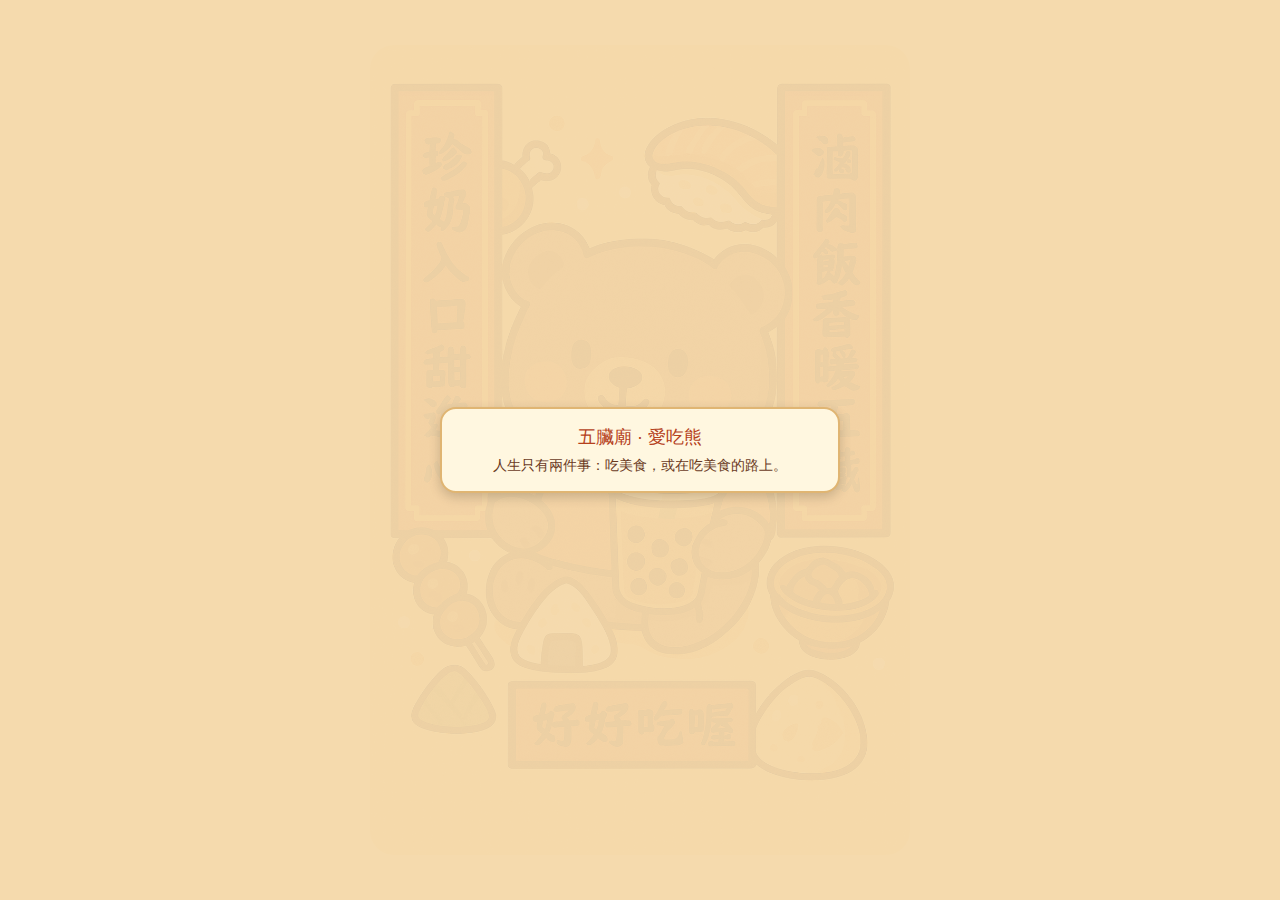
<file: index.html>
<!DOCTYPE html>
<html lang="zh-Hant">
<head>
  <link rel="manifest" href="manifest.webmanifest">

<!-- iOS Safari 比較囉嗦，要再加一個圖示（用 192 或 512 任一張即可） -->
<link rel="apple-touch-icon" href="icons/icon-512.png">

<meta name="theme-color" content="#f4a63a">
  <meta charset="UTF-8" />
  <meta name="viewport" content="width=device-width, initial-scale=1" />
  <title>五臟廟-愛吃熊</title>
  <link rel="stylesheet" href="style.css" />
</head>

<body>
  <!-- 啟動畫面 / Loading 畫面 -->
<div id="loading-screen">
  <img src="images/bear-loading-couplet.png" alt="愛吃熊啟動畫面">
</div>

<!-- 讀取畫面 -->
<div id="loadingScreen" class="loading">
  <div class="loading-box">
    <div class="loading-title">五臟廟 · 愛吃熊</div>
    <div class="loading-text">人生只有兩件事：吃美食，或在吃美食的路上。</div>
  </div>
</div>

<div class="app">

  <!-- 標題區 -->
  <header class="header">
    <div class="title">愛吃熊美食占卜</div>
    <div class="subtitle">不是正在吃美食，就是在吃美食的路上</div>
  </header>

  <!-- 五臟廟主視覺（純 CSS） -->
  <section class="temple-wrapper">
    <div class="temple-frame">
      <div class="temple-roof"></div>
      <div class="temple-inner">
        <div class="temple-couplet left">珍奶入口甜進心</div>

        <div class="temple-god">
          <div class="temple-god-face">🐻</div>
          <div class="temple-god-name">愛吃熊</div>
          <div class="temple-stick-box">籤筒</div>
        </div>

        <div class="temple-couplet right">滷肉飯香暖五臟</div>
      </div>
      <div class="temple-footer">
        <span>開運開吃</span>
      </div>
    </div>
  </section>

  <!-- 搖籤筒動畫區（擲筊時） -->
  <section id="shakeArea" class="shake-area hidden">
    <div id="shakeSvgContainer"></div>
  </section>

  <!-- 狀態文字 -->
  <p id="statusText" class="status-text">
    請先擲筊，一次聖筊就可以抽籤（聖筊機率 90%）
  </p>

  <!-- 主要按鈕 -->
  <button id="boBtn" class="main-btn">擲筊</button>
  <button id="drawBtn" class="main-btn hidden">抽籤</button>

  <!-- 當前詩籤卡片（可點開彈窗） -->
  <section id="currentLotCard" class="lot-card hidden"></section>

  <!-- 下方面板 -->
  <section class="panel">
    <div class="row">
      <div class="box">
        <div>功德值</div>
        <div id="merit" class="big-num">0</div>
      </div>
      <div class="box">
        <div>光明燈</div>
        <div id="lightStatus" class="light-status">尚未點燈</div>
        <button id="lightBtn" class="small-btn disabled">
          功德滿 30 可點燈
        </button>
      </div>
    </div>

    <div class="row row-single">
      <button id="offerBtn" class="small-btn full disabled">
        上供品給愛吃熊（消耗 5 功德）
      </button>
    </div>

    <div class="row row-double">
      <button id="historyBtn" class="small-btn full">
        📘 抽籤紀錄 & 功德無量匾額
      </button>
    </div>

    <div class="row row-double">
      <a class="small-btn full" href="https://instagram.com/luckygbear"
         target="_blank" rel="noopener noreferrer">
        📸 追蹤愛吃熊 IG @luckygbear
      </a>
    </div>

    <div class="row row-single">
      <button id="resetBtn" class="danger-btn full">
        清空所有紀錄
      </button>
    </div>
  </section>

</div>

<!-- 詩籤彈窗 -->
<div id="lotModal" class="modal hidden"
     onclick="if (event.target === this) window.closeAllModals && window.closeAllModals();">
  <div class="modal-content">
    <div id="lotText"></div>
    <button id="closeLot" class="close-btn"
            onclick="window.closeAllModals && window.closeAllModals();">
      關閉
    </button>
  </div>
</div>

<!-- 抽籤 & 功德紀錄彈窗 -->
<div id="historyModal" class="modal hidden"
     onclick="if (event.target === this) window.closeAllModals && window.closeAllModals();">
  <div class="modal-content">
    <div id="historyList"></div>
    <button id="closeHistory" class="close-btn"
            onclick="window.closeAllModals && window.closeAllModals();">
      關閉
    </button>
  </div>
</div>

<script src="script.js"></script>
</body>
</html>
</file>
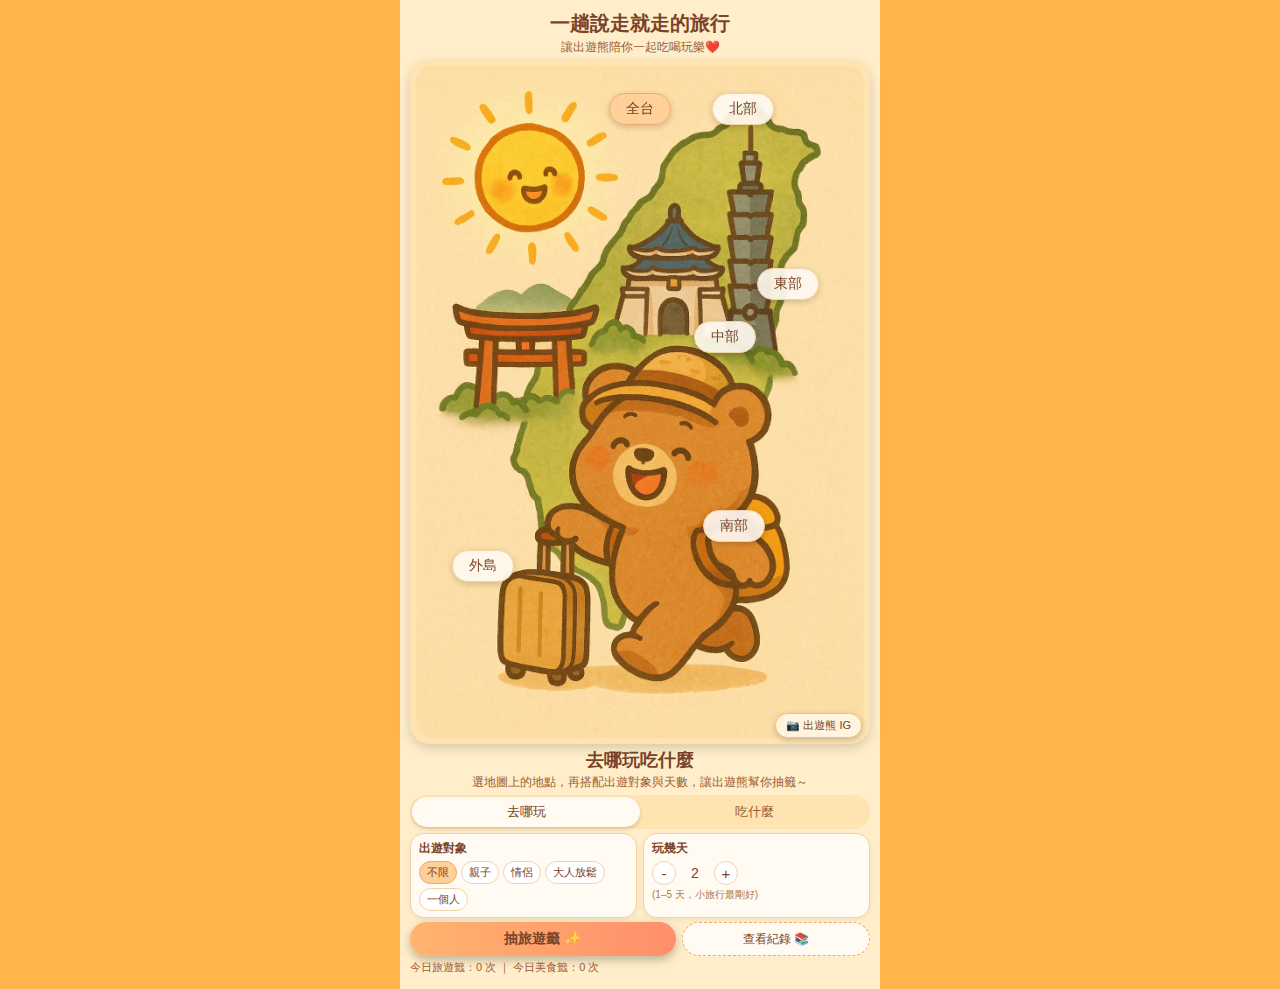
<file: travel.html>
<!DOCTYPE html>
<html lang="zh-Hant">
<head>
  <meta charset="UTF-8">
    <link rel="manifest" href="./travel-manifest.webmanifest">
<meta name="theme-color" content="#f4a63a">
  <title>一趟說走就走的旅行～❤️</title>
  <meta name="viewport" content="width=device-width, initial-scale=1" />

  <style>
    /* ========= 基本設定 ========= */
    html, body {
      margin: 0;
      padding: 0;
      height: 100%;
    }
    body {
      background: #ffb54b;
      font-family: "Noto Sans TC", -apple-system, BlinkMacSystemFont, sans-serif;
      overflow-y: auto; /* 需要時可以上下滑動 */
    }
    .app-wrap {
      max-width: 480px;
      min-height: 100vh;
      margin: 0 auto;
      background: #ffeec9;
      padding: 6px 10px 14px;
      box-sizing: border-box;
      display: flex;
      flex-direction: column;
    }

    /* ========= Header ========= */
    .header {
      text-align: center;
      flex-shrink: 0;
    }
    .header h1 {
      margin: 4px 0 0 0;
      font-size: 20px;
      color: #7a4329;
    }
    .header p {
      margin: 2px 0 0 0;
      font-size: 12px;
      color: #9b5b36;
    }

    /* ========= 大圖區 ========= */
    .travel-hero-card {
      margin-top: 4px;
      background: #ffe3b1;
      border-radius: 20px;
      padding: 6px;
      box-shadow: 0 4px 12px rgba(0,0,0,0.16);
      position: relative;
      flex-shrink: 0;
    }
    .travel-hero-img {
      position: relative;
      border-radius: 16px;
      overflow: hidden;
    }
    .travel-hero-img img {
      width: 100%;
      height: auto;      /* 不壓縮、不變形 */
      display: block;
    }

    /* ========= 地區按鈕 ========= */
    .region-chip {
      position: absolute;
      padding: 6px 16px;
      font-size: 14px;
      border-radius: 999px;
      border: 1.5px solid #f5d1a8;
      background: rgba(255, 250, 242, 0.9);
      color: #7a4329;
      cursor: pointer;
      box-shadow: 0 2px 6px rgba(0,0,0,0.18);
      backdrop-filter: blur(2px);
    }
    .region-chip.active {
      background: rgba(255,207,152,0.95);
      border-color: #f0a96b;
    }
    .region-chip:active {
      transform: scale(0.95);
    }

/* ====== 地區按鈕位置微調（新版） ====== */

/* 全台：最頂端中間，與北部平行 */
.chip-all {
  top: 4%;          /* 跟 .chip-north 一樣高 */
  left: 50%;        /* 圖片水平正中間 */
  transform: translateX(-50%);
}

/* 北部：往更上方移，不擋到 101 頂端 */
.chip-north {
  top: 4%;
  right: 20%;
}

/* 中部：維持差不多 */
.chip-central {
  top: 38%;
  right: 24%;
}

/* 南部：維持但微調一點更準 */
.chip-south {
  top: 66%;
  right: 22%;
}

/* 東部：稍微往中間移一點更好看 */
.chip-east {
  top: 30%;
  right: 10%;
}

/* 外島：保持左下角 */
.chip-islands {
  top: 72%;
  left: 8%;
}
    /* ========= IG 按鈕 ========= */
    .ig-btn {
      position: absolute;
      right: 8px;
      bottom: 6px;
      background: #fff5de;
      border: 1.5px solid #f0c57a;
      padding: 4px 10px;
      border-radius: 999px;
      font-size: 11px;
      color: #7a4329;
      text-decoration: none;
      box-shadow: 0 2px 6px rgba(0,0,0,0.2);
    }

    /* ========= 出遊熊小語 ========= */
    .bear-talk-bubble {
      position: absolute;
      top: 6px;
      right: 10px;
      max-width: 60%;
      background: #fffaf2;
      padding: 6px 8px;
      border-radius: 14px;
      border: 1.5px solid #f5d1a8;
      box-shadow: 0 3px 8px rgba(0,0,0,0.25);
      font-size: 12px;
      color: #7a4329;
      display: none;
      z-index: 2;
    }

    /* ========= 次標題 ========= */
    .section-title {
      margin-top: 4px;
      text-align: center;
      flex-shrink: 0;
    }
    .section-title h2 {
      margin: 0;
      font-size: 18px;
      color: #7a4329;
    }
    .section-title p {
      margin: 2px 0 0;
      font-size: 12px;
      color: #9b5b36;
    }

    /* ========= 分頁切換 ========= */
    .tab-row {
      margin-top: 4px;
      display: flex;
      background: #ffe3b1;
      padding: 2px;
      border-radius: 999px;
      flex-shrink: 0;
    }
    .tab-btn {
      flex: 1;
      background: transparent;
      border-radius: 999px;
      border: none;
      font-size: 13px;
      padding: 6px;
      color: #9b5b36;
      cursor: pointer;
    }
    .tab-btn.active {
      background: #fffaf2;
      color: #7a4329;
      box-shadow: 0 2px 4px rgba(0,0,0,0.15);
    }

    /* ========= 出遊對象 + 天數 ========= */
    .options-row {
      margin-top: 4px;
      display: flex;
      gap: 6px;
      flex-shrink: 0;
    }
    .option-block {
      flex: 1;
      background: #fffaf2;
      border-radius: 14px;
      padding: 6px 8px;
      border: 1.5px solid #f5d1a8;
      box-shadow: 0 2px 6px rgba(0,0,0,0.06);
    }
    .option-title {
      font-size: 12px;
      font-weight: bold;
      margin-bottom: 4px;
      color: #7a4329;
    }

    .target-chip-row {
      display: flex;
      flex-wrap: wrap;
      gap: 4px;
    }
    .target-chip {
      padding: 3px 7px;
      border-radius: 999px;
      font-size: 11px;
      background: #fff;
      border: 1.5px solid #f5d1a8;
      color: #7a4329;
      cursor: pointer;
    }
    .target-chip.active {
      background: #ffcf98;
      border-color: #f0a96b;
    }

    .day-row {
      display: flex;
      align-items: center;
      gap: 6px;
    }
    .day-btn {
      width: 24px;
      height: 24px;
      background: #fff;
      border-radius: 50%;
      border: 1.5px solid #f5d1a8;
      cursor: pointer;
      font-size: 15px;
      color: #7a4329;
    }
    .day-value {
      width: 26px;
      text-align: center;
      font-size: 14px;
      color: #7a4329;
    }
    .day-note {
      margin-top: 3px;
      font-size: 10px;
      color: #b07a50;
    }

    /* ========= 抽籤按鈕區 ========= */
    .bottom-area {
      margin-top: 4px;
      flex-shrink: 0;
    }
    .btn-row {
      display: flex;
      gap: 6px;
    }
    .btn-draw {
      flex: 1.3;
      border: none;
      background: linear-gradient(90deg,#ffb46f,#ff8f6b);
      padding: 8px 10px;
      border-radius: 999px;
      font-size: 14px;
      font-weight: bold;
      color: #7a4329;
      cursor: pointer;
      box-shadow: 0 4px 10px rgba(0,0,0,0.25);
    }
    .btn-record {
      flex: 0.9;
      border-radius: 999px;
      border: 1.5px dashed #f0a96b;
      background: #fffaf2;
      padding: 7px 8px;
      font-size: 12px;
      color: #7a4329;
      cursor: pointer;
    }

    .loading {
      margin-top: 4px;
      font-size: 11px;
      color: #9b5b36;
      display: none;
      align-items: center;
      gap: 3px;
    }
    .loading .dot {
      width: 4px;
      height: 4px;
      border-radius: 50%;
      background: #f0a96b;
      animation: blink 0.9s infinite alternate;
    }
    .loading .dot:nth-child(2) { animation-delay: 0.2s; }
    .loading .dot:nth-child(3) { animation-delay: 0.4s; }

    @keyframes blink {
      from { opacity: 0.2; transform: translateY(0); }
      to   { opacity: 1;   transform: translateY(-1px); }
    }

    .today-count {
      margin-top: 4px;
      font-size: 11px;
      color: #9b5b36;
    }

    /* ========= Modal 共用 ========= */
    .modal-backdrop {
      position: fixed;
      inset: 0;
      background: rgba(0,0,0,0.45);
      display: none;
      align-items: center;
      justify-content: center;
      z-index: 998;
    }
    .modal-backdrop.show { display: flex; }

.modal-window {
  width: 88%;
  max-width: 420px;
  max-height: 80vh;
  overflow-y: auto;
  background: #fff7e6;
  border-radius: 18px;
  border: 2px solid #f3c690;
  padding: 12px 16px;
  position: relative;
  z-index: 999; /* ★ 新增這行，讓視窗永遠在最上層 */
}
    .modal-close {
      position: absolute;
      right: 10px;
      top: 6px;
      font-size: 20px;
      background: none;
      border: none;
      cursor: pointer;
      color: #7a4329;
    }

    .modal-meta {
      font-size: 12px;
      color: #b07a50;
      white-space: pre-line;
    }
    .modal-bear {
      margin-top: 6px;
      font-size: 13px;
      color: #7a4329;
      white-space: pre-line;
    }

    .history-empty {
      font-size: 12px;
      color: #9b5b36;
    }
    .history-item {
      padding: 6px 4px;
      border-bottom: 1px dashed #f0c57a;
      cursor: pointer;
    }
    .history-title {
      font-size: 13px;
      color: #7a4329;
    }
    .history-meta {
      font-size: 11px;
      color: #b07a50;
    }
  </style>
  <link rel="manifest" href="manifest-travel.json">
<meta name="theme-color" content="#f4a63a">

<!-- iOS 必吃：主畫面 icon -->
<link rel="apple-touch-icon" sizes="180x180" href="icons/travel-192.png">
<meta name="apple-mobile-web-app-capable" content="yes">
<meta name="apple-mobile-web-app-status-bar-style" content="default">
<meta name="apple-mobile-web-app-title" content="出遊熊">
</head>

<body>
  <div class="app-wrap">

    <header class="header">
      <h1>一趟說走就走的旅行</h1>
      <p>讓出遊熊陪你一起吃喝玩樂❤️</p>
    </header>

    <!-- 大圖 + 地區按鈕 -->
    <section class="travel-hero-card">
      <div class="travel-hero-img">
        <img src="images/travel.png" alt="出遊熊去哪玩">

        <button class="region-chip chip-all active">全台</button>
        <button class="region-chip chip-north">北部</button>
        <button class="region-chip chip-central">中部</button>
        <button class="region-chip chip-south">南部</button>
        <button class="region-chip chip-east">東部</button>
        <button class="region-chip chip-islands">外島</button>
      </div>

      <div class="bear-talk-bubble" id="bearTalk"></div>

      <a href="https://instagram.com/luckygbear" target="_blank" class="ig-btn">
        📷 出遊熊 IG
      </a>
    </section>

    <section class="section-title">
      <h2>去哪玩吃什麼</h2>
      <p>選地圖上的地點，再搭配出遊對象與天數，讓出遊熊幫你抽籤～</p>
    </section>

    <!-- 分頁切換 -->
    <div class="tab-row">
      <button class="tab-btn active" id="tabTravel">去哪玩</button>
      <button class="tab-btn" id="tabFood">吃什麼</button>
    </div>

    <!-- 出遊對象 + 天數 -->
    <div class="options-row">
      <div class="option-block">
        <div class="option-title">出遊對象</div>
        <div class="target-chip-row">
          <button class="target-chip active" data-target="不限">不限</button>
          <button class="target-chip" data-target="親子">親子</button>
          <button class="target-chip" data-target="情侶">情侶</button>
          <button class="target-chip" data-target="大人放鬆">大人放鬆</button>
          <button class="target-chip" data-target="一個人">一個人</button>
        </div>
      </div>

      <div class="option-block">
        <div class="option-title">玩幾天</div>
        <div class="day-row">
          <button class="day-btn" id="dayMinus">-</button>
          <div class="day-value" id="dayValue">2</div>
          <button class="day-btn" id="dayPlus">+</button>
        </div>
        <div class="day-note">(1–5 天，小旅行最剛好)</div>
      </div>
    </div>

    <!-- 抽籤按鈕 -->
    <div class="bottom-area">
      <div class="btn-row">
        <button class="btn-draw" id="btnDraw">抽旅遊籤 ✨</button>
        <button class="btn-record" id="btnHistory">查看紀錄 📚</button>
      </div>

      <div class="loading" id="loading">
        出遊熊幫你抽籤中…
        <div class="dot"></div><div class="dot"></div><div class="dot"></div>
      </div>

      <div class="today-count" id="todayCountText">
        今日旅遊籤：0 次 ｜ 今日美食籤：0 次
      </div>
    </div>

  </div>

  <!-- 抽籤結果 Modal -->
  <div class="modal-backdrop" id="modalResult">
    <div class="modal-window">
      <button class="modal-close" onclick="closeResult()">✕</button>
      <h3 id="modalResultTitle"></h3>
      <p class="modal-meta" id="modalResultMeta"></p>
      <p id="modalResultDesc"></p>
      <p class="modal-meta" id="modalResultExtra"></p>
      <p class="modal-bear" id="modalResultBear"></p>
    </div>
  </div>

  <!-- 紀錄 Modal -->
  <div class="modal-backdrop" id="modalHistory">
    <div class="modal-window">
      <button class="modal-close" onclick="closeHistory()">✕</button>
      <h3>出遊與美食紀錄</h3>
      <p style="font-size:12px;color:#b07a50;margin-bottom:6px;">
        點選一筆紀錄，可以重新查看內容。
      </p>
      <div id="historyList"></div>
    </div>
  </div>

  <!-- ===================== JS ===================== -->
  <script>
    // ========= 出遊熊小語 =========
    const bearTalkList = [
      "出發吧！今天的風景準備好迎接你了～",
      "玩得開心最重要，不用把行程塞滿喔！",
      "心情決定旅行的味道，今天想放鬆還是探險？",
      "保持彈性，常常會遇到意外的美好～",
      "旅行就是給心一個放假的理由 🌿",
      "不一定要走遠，只要願意出發就是旅行。",
      "記得補充水分喔！快樂要持久才行～",
      "今天，就讓出遊熊帶你看看不一樣的世界！"
    ];

    // ========= 資料陣列 =========
    const travelSpots = [];

    /* 北部 */
    travelSpots.push(
      {title:"九份老街｜山城漫步",region:"北部",desc:"復古山城氣氛＋海景，是北部最經典的散步點。",
       suggest:"適合情侶、親子、小旅行。建議安排 2–3 小時漫步、吃吃喝喝。",
       food:"必吃芋圓、草仔粿、阿柑姨芋粿巧。",bear:"熊熊提醒：九份階梯多～穿好走的鞋子會讓旅程更舒服！"},
      {title:"淡水漁人碼頭｜夕陽散步",region:"北部",desc:"浪漫夕陽＋海風，是放鬆心情的好去處。",
       suggest:"適合散心或情侶約會，建議傍晚前抵達。",
       food:"推薦淡水魚丸、阿給、鐵蛋。",bear:"熊熊提醒：夕陽時間很短，想拍美照記得提早卡位喔！"},
      {title:"陽明山擎天崗｜大草原漫遊",region:"北部",desc:"大片草原＋牛群，超療癒！",
       suggest:"適合親子、朋友放風、輕健行。",
       food:"下山可吃竹子湖海芋小火鍋或士林夜市。",bear:"熊熊提醒：山上溫差大，記得帶外套～"},
      {title:"北海岸 白沙灣｜輕鬆海邊行",region:"北部",desc:"淺灘沙灘＋海浪聲，是放鬆度假的好地方。",
       suggest:"適合親子與情侶，可自帶野餐墊。",
       food:"附近有海鮮熱炒、炸物攤。",bear:"熊熊提醒：防曬一定要擦，不然會變熊熊烤肉！"},
      {title:"信義區101周邊｜逛街＋美食",region:"北部",desc:"最熱鬧的台北地區，購物、美食、展覽一站完成。",
       suggest:"適合下雨天備案、想輕鬆逛街的旅客。",
       food:"推薦金色三麥、杏子豬排、藍瓶咖啡。",bear:"熊熊提醒：假日人潮多，建議避開尖峰喔～"},
      {title:"平溪放天燈｜幸福小旅行",region:"北部",desc:"山谷鐵道、老街與天燈，是許願的好地方。",
       suggest:"建議搭配菁桐、十分瀑布一日遊。",
       food:"老街小吃：米粉湯、雞翅包飯。",bear:"熊熊提醒：放天燈時記得拍照，不然願望會飛太快！"},
      {title:"金瓜石 黃金博物館",region:"北部",desc:"濃濃日式宿舍群、山城色調與金礦文化。",
       suggest:"適合文青與拍照控。",
       food:"建議搭配九份老街美食。",bear:"熊熊提醒：天氣變化大，下雨時階梯會濕滑要小心！"},
      {title:"野柳地質公園",region:"北部",desc:"自然雕刻的奇岩景觀，女王頭必看！",
       suggest:"適合親子＋地球科學興趣的人。",
       food:"野柳漁港海鮮。",bear:"熊熊提醒：風很大，要顧好帽子不然會飛走變風箏熊！"},
      {title:"宜蘭 礁溪溫泉",region:"北部",desc:"全台最好泡的平價溫泉之一，CP值非常高。",
       suggest:"適合放鬆行程，冬天最佳選擇。",
       food:"蔥油餅、卜肉、豆花。",bear:"熊熊提醒：泡湯後喝點水，補充一下水份才健康～"},
      {title:"基隆 正濱漁港 彩色屋",region:"北部",desc:"彩色港灣超好拍，是近年人氣景點。",
       suggest:"搭船或散步都很療癒。",
       food:"廟口夜市、豆干包、奶油螃蟹。",bear:"熊熊提醒：晴天拍照最美，陰天會稍微灰一些喔～"}
    );

    /* 中部 */
    travelSpots.push(
      {title:"台中歌劇院｜建築美學散步",region:"中部",desc:"世界級建築，由伊東豊雄設計，流線外觀超好拍。",
       suggest:"適合情侶、文青、展覽控。",food:"附近美食：茶六燒肉、路易莎歌劇院店。",
       bear:"熊熊提醒：裡面冷氣很強，記得帶小外套！"},
      {title:"逢甲夜市｜吃到走不動",region:"中部",desc:"台灣最強夜市之一，從頭吃到尾都很精彩。",
       suggest:"適合大人小孩、朋友聚會。",food:"惡魔雞排、起司馬鈴薯、韓式炸雞。",
       bear:"熊熊提醒：不要一開始就吃太快～要留肚子給後面！"},
      {title:"高美濕地｜天空之鏡",region:"中部",desc:"夕陽美到不像話，被稱作台版天空之鏡。",
       suggest:"適合情侶與拍照旅遊。",food:"梧棲老街、海鮮。",
       bear:"熊熊提醒：潮汐影響景色，出發前查一下會更美～"},
      {title:"日月潭｜湖光山色",region:"中部",desc:"台灣最美湖景，搭船看風景超級療癒。",
       suggest:"適合家庭、情侶、一日或兩日遊。",food:"阿婆茶葉蛋、紅茶、竹筒飯。",
       bear:"熊熊提醒：環湖腳踏車很舒服，記得防曬唷～"},
      {title:"清境 農場大草原",region:"中部",desc:"青青草原、綿羊秀、山景超級美。",
       suggest:"適合親子、拍照、小旅行。",food:"雲南特色料理、火鍋。",
       bear:"熊熊提醒：山上較冷，早晚溫差大記得保暖！"},
      {title:"彩虹眷村｜繽紛打卡點",region:"中部",desc:"五彩繽紛的牆面，是台中最可愛的拍照聖地。",
       suggest:"適合短暫停留、拍照、親子散步。",food:"附近西屯美食很多，走幾分鐘就到。",
       bear:"熊熊提醒：牆面請勿碰觸，保留彩虹的美～"},
      {title:"谷關溫泉｜深山秘境",region:"中部",desc:"靜謐山林＋溫泉，放空的最佳地點。",
       suggest:"適合大人放鬆的行程。",food:"白冷冰棒、山產。",
       bear:"熊熊提醒：山路蜿蜒，容易暈車的熊熊們要注意！"},
      {title:"東海藝術街",region:"中部",desc:"文青咖啡店、藝廊、可愛小店的聚集地。",
       suggest:"輕鬆散步半日遊。",food:"珍珠奶茶、義大利麵、甜點店。",
       bear:"熊熊提醒：每家店都超級好拍，記得手機要充飽～"},
      {title:"大甲鎮瀾宮｜媽祖文化巡禮",region:"中部",desc:"台灣重要信仰中心之一，文化濃厚。",
       suggest:"適合文化巡禮或祈福行。",food:"奶油酥餅、芋頭城。",
       bear:"熊熊提醒：假日人潮多，注意小朋友不要走散！"},
      {title:"台中港三井 OUTLET",region:"中部",desc:"海景摩天輪＋購物，一次滿足。",
       suggest:"適合家庭、下雨天的備案。",food:"壽司、火鍋、拉麵等百貨餐廳。",
       bear:"熊熊提醒：摩天輪晚上更漂亮喔～"}
    );

    /* 南部 */
    travelSpots.push(
      {title:"高雄 駁二藝術特區",region:"南部",desc:"文青氣息濃厚的港邊藝術園區，適合散步、拍照與看展。",
       suggest:"適合情侶、文青、朋友出遊。",food:"義式餐廳、咖啡店、冰品。",
       bear:"熊熊提醒：展覽票券常常會換，一定要提前查喔～"},
      {title:"高雄 旗津海岸｜海風散步",region:"南部",desc:"搭船到旗津享受沙灘、海岸公園與海鮮小吃。",
       suggest:"適合親子、情侶、小旅行。",food:"旗津海產、炸魷魚、冰淇淋。",
       bear:"熊熊提醒：騎腳踏車環島很好玩，風有時會很大要抓穩～"},
      {title:"台南 安平老街 & 安平樹屋",region:"南部",desc:"百年歷史文化＋巨大榕樹盤根錯節，超特色。",
       suggest:"適合家庭、文青小旅行。",food:"蝦捲、豆花、蝦餅、棺材板。",
       bear:"熊熊提醒：安平附近停車不易，步行區域熱記得帶水！"},
      {title:"台南 孔廟商圈",region:"南部",desc:"文青聚集地，咖啡、美食、老宅、獨立書店一應俱全。",
       suggest:"適合自由行與放鬆散步。",food:"牛肉湯、小卷米粉、青草茶。",
       bear:"熊熊提醒：台南太好吃，不小心會吃太多～記得散步消化！"},
      {title:"台南 四草綠色隧道",region:"南部",desc:"台版亞馬遜，乘船欣賞綠色隧道美景。",
       suggest:"適合親子、情侶、拍照旅遊。",food:"蚵仔炸、魚皮湯。",
       bear:"熊熊提醒：假日票很快賣完，建議提前預約！"},
      {title:"台南 成大榕園",region:"南部",desc:"美麗的校園步道與榕園草地，是放鬆野餐的好地方。",
       suggest:"輕鬆散步或拍照行程。",food:"東寧路周邊美食多多。",
       bear:"熊熊提醒：樹蔭多，很適合午後散步喔！"},
      {title:"屏東 墾丁南灣",region:"南部",desc:"沙灘細、海水藍，是台灣最有度假感的地方。",
       suggest:"適合海邊愛好者、親子戲水、朋友旅行。",food:"海產、烤魷魚、海灘小酒吧。",
       bear:"熊熊提醒：南部太陽很熱情～防曬要更熱情一點！"},
      {title:"墾丁 關山夕陽",region:"南部",desc:"被評為全球最美夕陽之一，黃金時刻超浪漫。",
       suggest:"適合情侶、拍照、放鬆看海。",food:"墾丁大街滷味、冰品、現烤海鮮。",
       bear:"熊熊提醒：夕陽時間很短，提早到才不會錯過！"},
      {title:"小琉球 環島旅遊",region:"南部",desc:"海龜近距離看到！浮潛、潮間帶、環島機車超Chill。",
       suggest:"適合親子、情侶、海島度假。",food:"麻花捲、冰淇淋、海龜餅乾。",
       bear:"熊熊提醒：尊重海龜，不要觸碰喔～"},
      {title:"屏東 大鵬灣大橋",region:"南部",desc:"風景開闊，還有帆船港與濱海步道。",
       suggest:"適合朋友出遊、輕鬆散步。",food:"海鮮、蚵仔餐廳。",
       bear:"熊熊提醒：假日車潮多，可以改騎腳踏車更舒服！"}
    );

    /* 東部 */
    travelSpots.push(
      {title:"花蓮 太魯閣國家公園",region:"東部",desc:"峽谷地形壯麗震撼，是台灣最美景之一。",
       suggest:"適合健行、自然系旅遊。",food:"花蓮扁食、炸彈蔥油餅。",
       bear:"熊熊提醒：有些步道需申請入園，記得查看官網喔！"},
      {title:"花蓮 七星潭",region:"東部",desc:"壯闊海岸線＋礫石海灘，超療癒！",
       suggest:"適合散心、拍照、看海放空。",food:"海鹽冰淇淋、麻糬坊。",
       bear:"熊熊提醒：海邊風大，帽子容易飛走喔～"},
      {title:"花蓮 東大門夜市",region:"東部",desc:"花蓮最大夜市，攤位多元又好吃。",
       suggest:"適合吃到飽行程。",food:"烤肉串、奶油螃蟹、地瓜球。",
       bear:"熊熊提醒：夜市很大，記得先看地圖避免迷路～"},
      {title:"花東縱谷｜稻田風光",region:"東部",desc:"筆直公路、綠油油田野，是台灣最美風景帶。",
       suggest:"適合機車或自駕漫遊。",food:"池上便當、小米酒、原民料理。",
       bear:"熊熊提醒：太陽很大，要補水與防曬！"},
      {title:"台東 三仙台",region:"東部",desc:"八拱橋連接島嶼，是台東地標之一。",
       suggest:"適合拍照、看海、輕健行。",food:"海鮮便當、台東釋迦。",
       bear:"熊熊提醒：風有時非常強，要注意安全喔！"},
      {title:"台東 知本溫泉",region:"東部",desc:"全台有名的溫泉勝地，適合放鬆身心。",
       suggest:"適合家庭或大人放鬆的溫泉行。",food:"池上飯包、原民風味餐。",
       bear:"熊熊提醒：泡湯前後都要喝水，避免脫水～"},
      {title:"台東 鐵花村",region:"東部",desc:"音樂、文創市集、燈飾，是台東最有氣氛的地方。",
       suggest:"適合晚上散步、約會、聽音樂。",food:"台東炸雞、地瓜冰。",
       bear:"熊熊提醒：晚上燈光很美，手機記得充飽電！"},
      {title:"成功 漁港看海",region:"東部",desc:"安靜平和，有舒服的海港氛圍。",
       suggest:"適合想放空、散心的人。",food:"旗魚生魚片、海鮮。",
       bear:"熊熊提醒：安靜的海最適合跟心聊天～"},
      {title:"鹿野高台｜熱氣球",region:"東部",desc:"夏季限定的熱氣球活動，是台東代表景點。",
       suggest:"適合家庭、情侶、拍照旅遊。",food:"鹿野紅烏龍、手沖咖啡。",
       bear:"熊熊提醒：熱氣球要早到才能卡位！"},
      {title:"台東 初鹿牧場",region:"東部",desc:"大片草地＋可愛動物，親子必玩。",
       suggest:"適合親子行程。",food:"鮮奶、起司、初鹿冰淇淋。",
       bear:"熊熊提醒：牧場很大，多走走會很舒服，但要注意太陽喔！"}
    );

    /* 外島 */
    travelSpots.push(
      {title:"澎湖 跨海大橋",region:"外島",desc:"超經典地標，海風＋藍天超療癒。",
       suggest:"適合租機車環島行程。",food:"黑糖糕、仙人掌冰、澎湖花枝丸。",
       bear:"熊熊提醒：海風超大，帽子要抓緊！"},
      {title:"澎湖 花火節",region:"外島",desc:"每年限定的煙火＋無敵海景，非常浪漫。",
       suggest:"適合情侶與攝影愛好者。",food:"海鮮吃到飽、小卷米粉。",
       bear:"熊熊提醒：花火節人潮多，建議提早一小時卡位！"},
      {title:"澎湖 七美雙心石滬",region:"外島",desc:"最具代表性的海中石滬，非常適合拍照。",
       suggest:"適合情侶、小旅行。",food:"海鮮丼飯、炸魚、海膽。",
       bear:"熊熊提醒：天氣晴朗時拍照最美，陰天會比較灰！"},
      {title:"澎湖 觀音亭海岸",region:"外島",desc:"海水湛藍，適合散步看海。",
       suggest:"適合放鬆旅遊。",food:"海鮮麵、石斑湯。",
       bear:"熊熊提醒：海岸風大，要注意頭髮糾結喔～"},
      {title:"金門 翟山坑道",region:"外島",desc:"冷戰時期軍事坑道，超壯觀又有歷史感。",
       suggest:"適合歷史控或探險行程。",food:"金門貢糖、閩式麵線。",
       bear:"熊熊提醒：坑道會回音，小聲講話也會變很響～"},
      {title:"金門 建功嶼",region:"外島",desc:"退潮才能走到的小島，神祕又美麗。",
       suggest:"適合自然景觀拍照遊。",food:"海鮮、燒餅、牛肉麵。",
       bear:"熊熊提醒：一定要查潮汐，不然會回不來！"},
      {title:"馬祖 芹壁村",region:"外島",desc:"地中海風格石頭屋，非常美。",
       suggest:"適合拍照、散步、放鬆。",food:"淡菜、紅糟料理。",
       bear:"熊熊提醒：迷宮般小巷，很適合散步但別迷路～"},
      {title:"馬祖 北海坑道",region:"外島",desc:"可搭船入內的巨大軍事坑道，壯觀無比。",
       suggest:"適合探險、拍照旅遊。",food:"繼光餅、淡菜、麻花捲。",
       bear:"熊熊提醒：水面會反光，拍照要注意曝光喔～"},
      {title:"綠島 浮潛＋監獄文化",region:"外島",desc:"同時有海島風景與人權歷史的獨特旅程。",
       suggest:"適合海島控與文化系旅遊。",food:"海草冰、海鮮丼、綠島鹹酥雞。",
       bear:"熊熊提醒：浮潛時記得防曬，水面反光更容易曬黑！"},
      {title:"蘭嶼 拼板舟＋山海文化",region:"外島",desc:"最原始的自然景觀與達悟族文化。",
       suggest:"適合深度旅遊、自然系愛好者。",food:"飛魚料理、山芋、地瓜。",
       bear:"熊熊提醒：尊重在地文化，是旅行最重要的禮物。"}
    );

// ===== 美食籤（每區至少 10 種） =====
const foodSpots = [
  // 北部 10
  {
    title: "台北：珍珠奶茶",
    region: "北部",
    desc: "香濃滑順，甜在心裡的台灣代表。",
    kcal: 350, sport: 40,
    explain: "今天需要一點甜甜的能量，讓心情回到最佳狀態！",
    bear: "半糖少冰一樣很好喝喔～"
  },
  {
    title: "台北：滷肉飯",
    region: "北部",
    desc: "暖心又扎實，吃下去就是家鄉的味道。",
    kcal: 420, sport: 50,
    explain: "最近有點累，這碗暖暖的力量正好屬於你。",
    bear: "吃完散散步最剛好～"
  },
  {
    title: "台北：牛肉麵",
    region: "北部",
    desc: "湯頭濃郁，暖心暖胃的大確幸。",
    kcal: 600, sport: 70,
    explain: "你最近很努力，這碗麵是給自己的獎勵。",
    bear: "喝湯前先吹一下，小心燙嘴～"
  },
  {
    title: "板橋：蚵仔麵線＋大腸",
    region: "北部",
    desc: "一碗下肚超滿足，是北部街頭靈魂。",
    kcal: 420, sport: 50,
    explain: "代表一件小事會帶給你大大的滿足感。",
    bear: "加一點蒜泥和辣椒更對味！"
  },
  {
    title: "淡水：阿給",
    region: "北部",
    desc: "油豆腐裡塞滿冬粉，淋上醬汁超療癒。",
    kcal: 380, sport: 45,
    explain: "象徵你被好好包裹與保護，不用太擔心。",
    bear: "記得搭配魚丸湯，一套才完整～"
  },
  {
    title: "基隆：奶油螃蟹",
    region: "北部",
    desc: "濃濃奶油香配上海味，罪惡又幸福。",
    kcal: 700, sport: 80,
    explain: "今天適合和重要的人一起分享快樂。",
    bear: "吃前先想好要怎麼分，才不會吵架喔～"
  },
  {
    title: "宜蘭：蔥油餅加蛋",
    region: "北部",
    desc: "酥脆餅皮配上爆香蔥花，超級療癒。",
    kcal: 380, sport: 45,
    explain: "象徵平凡日子裡也會出現小亮點。",
    bear: "排隊時可以順便聊天，時間就會過很快～"
  },
  {
    title: "宜蘭：卜肉",
    region: "北部",
    desc: "外酥內嫩的炸肉，是在地人最愛。",
    kcal: 500, sport: 60,
    explain: "提醒你偶爾放縱一下沒關係，快樂最重要。",
    bear: "搭配酸酸的飲料剛剛好～"
  },
  {
    title: "新北：鹽酥雞拼盤",
    region: "北部",
    desc: "晚上的街頭好夥伴，一口接一口停不下來。",
    kcal: 520, sport: 60,
    explain: "這籤代表今晚適合和朋友好好聊聊。",
    bear: "記得多點一些青菜，一起炸也很好吃～"
  },
  {
    title: "士林：大雞排",
    region: "北部",
    desc: "比臉還大的雞排，香味直接攻擊鼻子。",
    kcal: 550, sport: 65,
    explain: "你值得一份豪邁的快樂，勇敢地選自己想要的。",
    bear: "可以和朋友分著吃，快樂會加倍！"
  },

  // 中部 10
  {
    title: "台中：大甲奶油酥餅",
    region: "中部",
    desc: "酥酥脆脆的外皮，裡面是濃濃奶香。",
    kcal: 420, sport: 50,
    explain: "象徵你接下來會有甜甜的小收穫。",
    bear: "吃的時候小心掉滿地，桌子鋪張紙會比較安心～"
  },
  {
    title: "台中：太陽餅",
    region: "中部",
    desc: "裡面包著麥芽糖，是伴手禮代表之一。",
    kcal: 380, sport: 45,
    explain: "代表你近期會收到來自遠方的心意。",
    bear: "配上一杯熱茶剛剛好～"
  },
  {
    title: "逢甲：惡魔雞排",
    region: "中部",
    desc: "厚實多汁又超級香，是夜市排隊王。",
    kcal: 550, sport: 65,
    explain: "你有權利對自己好一點，偶爾放縱沒關係。",
    bear: "趁熱吃最好吃，但也要小心燙口～"
  },
  {
    title: "逢甲：大腸包小腸",
    region: "中部",
    desc: "糯米腸包香腸，台式漢堡組合。",
    kcal: 520, sport: 60,
    explain: "象徵你身邊會出現很契合的好夥伴。",
    bear: "醬料不要一次全加，慢慢試才不會太鹹～"
  },
  {
    title: "台中：鐵板燒套餐",
    region: "中部",
    desc: "看師傅現場煎炒，是味覺跟視覺的享受。",
    kcal: 650, sport: 75,
    explain: "你正在為生活添一點儀式感，這是很棒的開始。",
    bear: "多點一份青菜，營養更均衡～"
  },
  {
    title: "台中：珍珠奶茶冰淇淋",
    region: "中部",
    desc: "把飲料變成冰，甜甜又有嚼感。",
    kcal: 320, sport: 36,
    explain: "代表你最近會有創新、有趣的想法出現。",
    bear: "吃之前可以先拍照，這一款很適合 IG～"
  },
  {
    title: "彰化：肉圓",
    region: "中部",
    desc: "外皮Q彈，內餡飽滿，淋上醬汁最靈魂。",
    kcal: 420, sport: 50,
    explain: "表示你正在累積能量，很快就會有突破。",
    bear: "有炸的也有蒸的，可以兩種都試試看～"
  },
  {
    title: "彰化：爌肉飯",
    region: "中部",
    desc: "肥瘦相間的爌肉，一入口就融化。",
    kcal: 650, sport: 75,
    explain: "你值得一份被好好款待的感覺。",
    bear: "可以搭配燙青菜，讓身體比較舒服～"
  },
  {
    title: "南投：茶葉蛋",
    region: "中部",
    desc: "山上香氣四溢的小點心。",
    kcal: 90, sport: 10,
    explain: "象徵小小的補充，也能帶來大大的元氣。",
    bear: "走累了就休息一下，配茶喝很療癒。"
  },
  {
    title: "南投：紅茶拿鐵",
    region: "中部",
    desc: "茶香加上牛奶，溫柔又順口。",
    kcal: 260, sport: 30,
    explain: "代表你會在忙碌中找到一點小確幸。",
    bear: "微糖就很香濃了，可以幫身體減少負擔～"
  },

  // 南部 10
  {
    title: "台南：牛肉湯",
    region: "南部",
    desc: "現燙牛肉配上鮮甜湯頭，是台南早餐代表。",
    kcal: 380, sport: 45,
    explain: "象徵你將會重新充滿幹勁。",
    bear: "記得趁熱喝，湯涼了味道會跑掉～"
  },
  {
    title: "台南：碗粿",
    region: "南部",
    desc: "看似樸實，味道卻很有層次。",
    kcal: 320, sport: 36,
    explain: "代表平凡中的你其實很有魅力。",
    bear: "加一點蒜蓉醬油膏更涮嘴～"
  },
  {
    title: "台南：棺材板",
    region: "南部",
    desc: "酥脆厚吐司裡面塞滿濃濃餡料。",
    kcal: 520, sport: 60,
    explain: "你會遇到一件看起來普通卻充滿驚喜的事。",
    bear: "小心內餡很燙，吃之前先吹一下～"
  },
  {
    title: "高雄：海產粥",
    region: "南部",
    desc: "滿滿海鮮料，暖胃又滿足。",
    kcal: 420, sport: 50,
    explain: "代表你會獲得來自身邊人的實際支持。",
    bear: "喝完會很有力量，適合忙碌的一天。"
  },
  {
    title: "高雄：木瓜牛奶",
    region: "南部",
    desc: "香甜綿密，南部的招牌飲品。",
    kcal: 280, sport: 32,
    explain: "象徵你的生活會越來越順口、順心。",
    bear: "可以選微糖或無糖，沒有那麼負擔～"
  },
  {
    title: "屏東：生魚片丼飯",
    region: "南部",
    desc: "新鮮漁獲配上醋飯，每一口都是海的味道。",
    kcal: 520, sport: 60,
    explain: "代表近期會有不錯的機會靠近你。",
    bear: "記得確認店家新鮮度，對肚子比較溫柔。"
  },
  {
    title: "屏東：黑糖刨冰",
    region: "南部",
    desc: "夏天最需要的一碗清涼甜蜜。",
    kcal: 260, sport: 30,
    explain: "你需要一個好好降溫的時刻，讓心情重新歸零。",
    bear: "加一點粉粿或芋圓會更有嚼感～"
  },
  {
    title: "嘉義：雞肉飯",
    region: "南部",
    desc: "簡單卻不簡單的在地代表。",
    kcal: 380, sport: 45,
    explain: "象徵你會用輕鬆自然的方式完成一件事。",
    bear: "可以搭配味噌湯或魚丸湯，一套最滿足。"
  },
  {
    title: "嘉義：砂鍋魚頭",
    region: "南部",
    desc: "大鍋熱騰騰的湯品，很有團聚感。",
    kcal: 650, sport: 75,
    explain: "代表你適合和家人、朋友好好聚一聚。",
    bear: "記得分給大家一起吃，份量很多不用擔心不夠。"
  },
  {
    title: "台南：芒果冰",
    region: "南部",
    desc: "滿滿新鮮芒果堆成小山，超級療癒。",
    kcal: 260, sport: 30,
    explain: "象徵夏天的好心情快要來敲門了。",
    bear: "吃太快會頭痛，可以一邊聊天一邊慢慢吃～"
  },

  // 東部 10
  {
    title: "花蓮：炸彈蔥油餅",
    region: "東部",
    desc: "外酥內軟，蛋黃流出的瞬間超療癒。",
    kcal: 420, sport: 50,
    explain: "代表你會迎來一個「內外都很滿意」的結果。",
    bear: "小心蛋黃爆漿噴到衣服喔～"
  },
  {
    title: "花蓮：扁食湯",
    region: "東部",
    desc: "晶瑩剔透的皮包著鮮肉餡，湯頭清爽。",
    kcal: 280, sport: 30,
    explain: "象徵你需要一點溫柔、不刺激的陪伴。",
    bear: "配上一點辣油味道更有層次～"
  },
  {
    title: "花蓮：麻糬禮盒",
    region: "東部",
    desc: "軟Q的外皮包著花生或紅豆內餡。",
    kcal: 360, sport: 42,
    explain: "代表你會收到或送出一份真心的禮物。",
    bear: "冰冰吃、常溫吃味道都不一樣，可以慢慢品嚐。"
  },
  {
    title: "台東：釋迦冰淇淋",
    region: "東部",
    desc: "把在地水果變成甜點，濃郁又特別。",
    kcal: 260, sport: 30,
    explain: "象徵你會遇到新鮮、有趣的事物。",
    bear: "這味道很容易上癮，小心一不小心就吃完了。"
  },
  {
    title: "台東：米苔目冰",
    region: "東部",
    desc: "Q 彈米苔目配上剉冰，是在地消暑聖品。",
    kcal: 220, sport: 24,
    explain: "代表你會找到適合自己的放鬆方式。",
    bear: "喜歡甜一點可以再加糖水，但身體會比較辛苦喔～"
  },
  {
    title: "台東：卑南包子",
    region: "東部",
    desc: "大顆又多汁，一顆就很有飽足感。",
    kcal: 420, sport: 50,
    explain: "象徵你的努力正在慢慢累積成果。",
    bear: "配一杯豆漿或紅茶，就是完美早餐。"
  },
  {
    title: "花蓮：奶酪＋水果",
    region: "東部",
    desc: "滑嫩奶香配上新鮮水果，清爽不膩。",
    kcal: 220, sport: 24,
    explain: "表示你最近會同時兼顧「享受」與「健康」。",
    bear: "甜度不高，很適合當晚餐後的小點心～"
  },
  {
    title: "台東：原民風味石板烤肉",
    region: "東部",
    desc: "帶著炭香與香料味，很有部落感。",
    kcal: 600, sport: 70,
    explain: "象徵你會有機會接觸不同文化與觀點。",
    bear: "適合多人分食，一起享受更有氣氛。"
  },
  {
    title: "花蓮：剝皮辣椒雞湯",
    region: "東部",
    desc: "辣中帶甜的湯頭，很療癒。",
    kcal: 380, sport: 45,
    explain: "代表你會在微微刺激中找到新的力量。",
    bear: "怕辣可以請店家幫忙調整。"
  },
  {
    title: "花東：小米酒",
    region: "東部",
    desc: "微甜帶香氣，是部落聚會的靈魂飲品。",
    kcal: 180, sport: 20,
    explain: "象徵與人連結、分享心事的時刻即將到來。",
    bear: "記得適量飲用，安全第一～"
  },

  // 外島 10
  {
    title: "澎湖：仙人掌冰",
    region: "外島",
    desc: "漂亮的紫紅色，酸酸甜甜超消暑。",
    kcal: 200, sport: 22,
    explain: "代表你會遇到外表酷酷、內心很暖的人或事。",
    bear: "顏色很容易沾到衣服，吃的時候小心一點～"
  },
  {
    title: "澎湖：小卷米粉",
    region: "外島",
    desc: "新鮮小卷加上米粉湯頭，味道很鮮。",
    kcal: 420, sport: 50,
    explain: "象徵你會得到簡單卻真實的幸福感。",
    bear: "記得趁熱吃，小卷冷掉會比較韌。"
  },
  {
    title: "澎湖：花枝丸",
    region: "外島",
    desc: "一口咬下去充滿海味。",
    kcal: 320, sport: 36,
    explain: "代表你會抓住幾個關鍵機會，讓生活更有味道。",
    bear: "剛炸好超燙，千萬別急著往嘴裡塞。"
  },
  {
    title: "金門：貢糖",
    region: "外島",
    desc: "花生香氣濃郁，是金門代表伴手禮。",
    kcal: 260, sport: 30,
    explain: "象徵甜甜的回憶正在等你收藏。",
    bear: "牙口比較弱的熊熊要小心，一次吃少一點就好。"
  },
  {
    title: "金門：燒餅加蛋",
    region: "外島",
    desc: "外皮酥香，裡面夾蛋超滿足。",
    kcal: 430, sport: 50,
    explain: "代表你適合用一頓好早餐開啟新的一天。",
    bear: "配豆漿或米漿都很對味～"
  },
  {
    title: "馬祖：淡菜料理",
    region: "外島",
    desc: "新鮮淡菜配上蒜香或酒香，非常下飯。",
    kcal: 360, sport: 42,
    explain: "象徵你會獲得來自團隊或家人的支援。",
    bear: "海鮮很新鮮，記得趁早品嚐。"
  },
  {
    title: "馬祖：繼光餅漢堡",
    region: "外島",
    desc: "用繼光餅夾肉和菜，口感扎實又特別。",
    kcal: 520, sport: 60,
    explain: "代表你可以嘗試把舊東西玩出新花樣。",
    bear: "吃之前先拍一張，很有特色～"
  },
  {
    title: "綠島：海草冰",
    region: "外島",
    desc: "加入海草凍的剉冰，口感清爽有彈性。",
    kcal: 220, sport: 24,
    explain: "象徵你會遇到看起來普通卻很有深度的事物。",
    bear: "怕冷的熊熊可以請老闆冰少一點～"
  },
  {
    title: "綠島：鹹酥雞拼盤",
    region: "外島",
    desc: "潛水、浮潛後最想來一份的宵夜。",
    kcal: 540, sport: 65,
    explain: "代表你需要一點放鬆，不用什麼大道理，只要好吃就好。",
    bear: "玩水很累，吃完也要早點休息。"
  },
  {
    title: "蘭嶼：飛魚便當",
    region: "外島",
    desc: "烤飛魚配上在地食材，非常有島嶼風味。",
    kcal: 480, sport: 55,
    explain: "象徵你會展開一段特別的旅程，收穫滿滿故事。",
    bear: "享用前先對海說聲謝謝，感謝大自然的禮物。"
  }
];
    // ========= 狀態 & DOM =========
    let selectedRegion = "全台";
    let selectedTarget = "不限";
    let selectedDays   = 2;
    let todayTravelCount = 0;
    let todayFoodCount   = 0;

    const bearTalk       = document.getElementById("bearTalk");
    const dayValue       = document.getElementById("dayValue");
    const todayCountText = document.getElementById("todayCountText");
    const modalResult    = document.getElementById("modalResult");
    const modalHistory   = document.getElementById("modalHistory");
    const historyList    = document.getElementById("historyList");
    const btnDraw        = document.getElementById("btnDraw");
    const btnHistory     = document.getElementById("btnHistory");
    const loadingEl      = document.getElementById("loading");
    const tabTravel      = document.getElementById("tabTravel");
    const tabFood        = document.getElementById("tabFood");
    const modalResultTitle = document.getElementById("modalResultTitle");
    const modalResultMeta  = document.getElementById("modalResultMeta");
    const modalResultDesc  = document.getElementById("modalResultDesc");
    const modalResultExtra = document.getElementById("modalResultExtra");
    const modalResultBear  = document.getElementById("modalResultBear");

    let currentTab = "travel";
    let historyRecords = [];

    // ========= 互動 =========
    document.querySelectorAll(".region-chip").forEach(btn => {
      btn.addEventListener("click", () => {
        document.querySelectorAll(".region-chip").forEach(b => b.classList.remove("active"));
        btn.classList.add("active");
        selectedRegion = btn.innerText;
      });
    });

    document.querySelectorAll(".target-chip").forEach(btn => {
      btn.addEventListener("click", () => {
        document.querySelectorAll(".target-chip").forEach(b => b.classList.remove("active"));
        btn.classList.add("active");
        selectedTarget = btn.dataset.target;
      });
    });

    document.getElementById("dayMinus").addEventListener("click", () => {
      if (selectedDays > 1) selectedDays--;
      dayValue.innerText = selectedDays;
    });
    document.getElementById("dayPlus").addEventListener("click", () => {
      if (selectedDays < 5) selectedDays++;
      dayValue.innerText = selectedDays;
    });

    function updateCounts() {
      todayCountText.innerHTML =
        `今日旅遊籤：${todayTravelCount} 次 ｜ 今日美食籤：${todayFoodCount} 次`;
    }

    function showBearTalk() {
      const msg = bearTalkList[Math.floor(Math.random() * bearTalkList.length)];
      bearTalk.innerText = msg;
      bearTalk.style.display = "block";
      setTimeout(() => { bearTalk.style.display = "none"; }, 2200);
    }

    function openModal(el) {
      el.classList.add("show");
    }
    function closeResult() {
      modalResult.classList.remove("show");
    }
    function closeHistory() {
      modalHistory.classList.remove("show");
    }
    window.closeResult = closeResult;
    window.closeHistory = closeHistory;

    function getTodayStr() {
      return new Date().toISOString().slice(0, 10);
    }

    function loadHistory() {
      const raw = localStorage.getItem("travelFoodHistory");
      historyRecords = raw ? JSON.parse(raw) : [];

      const todayStr = getTodayStr();
      todayTravelCount = 0;
      todayFoodCount   = 0;

      historyRecords.forEach(r => {
        if (r.date === todayStr) {
          if (r.type === "旅遊") todayTravelCount++;
          if (r.type === "美食") todayFoodCount++;
        }
      });
      updateCounts();
    }

    function saveHistory() {
      const trimmed = historyRecords.slice(0, 80);
      localStorage.setItem("travelFoodHistory", JSON.stringify(trimmed));
    }

    function addHistory(record) {
      historyRecords.unshift(record);
      saveHistory();
    }

    function renderHistoryList() {
      if (!historyRecords.length) {
        historyList.innerHTML =
          '<div class="history-empty">目前還沒有紀錄唷～可以先抽一張籤看看 🐻</div>';
        return;
      }
      historyList.innerHTML = historyRecords.map((r, idx) => {
        const regionPart = r.region ? `｜地區：${r.region}` : "";
        return `
          <div class="history-item" data-idx="${idx}">
            <div class="history-title">[${r.type}] ${r.title}</div>
            <div class="history-meta">${r.date}${regionPart}</div>
          </div>`;
      }).join("");
    }

historyList.addEventListener("click", (e) => {
  const item = e.target.closest(".history-item");
  if (!item) return;

  const idx = Number(item.dataset.idx);
  const r = historyRecords[idx];
  if (!r) return;

  // 先關掉「紀錄視窗」
  closeHistory();

  // 再把資料塞進「結果視窗」
  modalResultTitle.textContent = r.title;
  modalResultMeta.textContent  = r.meta;
  modalResultDesc.textContent  = r.desc;
  modalResultExtra.textContent = r.extra;
  modalResultBear.textContent  = r.bear;

  // 打開「結果視窗」
  openModal(modalResult);
});

    function setTab(tab) {
      currentTab = tab;
      if (tab === "travel") {
        tabTravel.classList.add("active");
        tabFood.classList.remove("active");
        btnDraw.textContent = "抽旅遊籤 ✨";
      } else {
        tabFood.classList.add("active");
        tabTravel.classList.remove("active");
        btnDraw.textContent = "抽美食籤 🍙";
      }
    }

    tabTravel.addEventListener("click", () => setTab("travel"));
    tabFood.addEventListener("click", () => setTab("food"));

    function drawTravel() {
      if (!travelSpots.length) {
        alert("旅遊資料還在路上，等等再試一次～");
        return;
      }
      showBearTalk();
      loadingEl.style.display = "flex";

      setTimeout(() => {
        loadingEl.style.display = "none";

        let pool = travelSpots;
        if (selectedRegion !== "全台") {
          const filtered = travelSpots.filter(s => s.region === selectedRegion);
          if (filtered.length) pool = filtered;
        }

        const spot = pool[Math.floor(Math.random() * pool.length)];
        const todayStr = getTodayStr();
        todayTravelCount++;
        updateCounts();

        const meta  = `地區：${spot.region}｜出遊對象：${selectedTarget}｜天數：${selectedDays} 天`;
        const extra = `建議玩法：${spot.suggest}\n推薦美食：${spot.food}`;
        const bear  = `🐻 熊熊說：${spot.bear}`;

        modalResultTitle.textContent = spot.title;
        modalResultMeta.textContent  = meta;
        modalResultDesc.textContent  = spot.desc;
        modalResultExtra.textContent = extra;
        modalResultBear.textContent  = bear;

        openModal(modalResult);

        addHistory({
          type: "旅遊",
          date: todayStr,
          title: spot.title,
          region: spot.region,
          meta,
          desc: spot.desc,
          extra,
          bear
        });
      }, 900);
    }

    function drawFood() {
      if (!foodSpots.length) {
        alert("美食資料還在烹煮中，等等再試一次～");
        return;
      }

      showBearTalk();
      loadingEl.style.display = "flex";

      setTimeout(() => {
        loadingEl.style.display = "none";

        let pool = foodSpots;
        if (selectedRegion !== "全台") {
          const filtered = foodSpots.filter(s => s.region === selectedRegion);
          if (filtered.length) pool = filtered;
        }

        const spot = pool[Math.floor(Math.random() * pool.length)];
        const todayStr = getTodayStr();
        todayFoodCount++;
        updateCounts();

        const meta  = `地區：${spot.region}｜熱量：約 ${spot.kcal} 大卡｜建議運動：約 ${spot.sport} 分鐘`;
        const extra = `美食籤解說：${spot.explain}`;
        const bear  = `🐻 熊熊提醒：${spot.bear}`;

        modalResultTitle.textContent = `【美食籤】${spot.title}`;
        modalResultMeta.textContent  = meta;
        modalResultDesc.textContent  = spot.desc;
        modalResultExtra.textContent = extra;
        modalResultBear.textContent  = bear;

        openModal(modalResult);

        addHistory({
          type: "美食",
          date: todayStr,
          title: spot.title,
          region: spot.region,
          meta,
          desc: spot.desc,
          extra,
          bear
        });
      }, 900);
    }

    btnDraw.addEventListener("click", () => {
      if (currentTab === "travel") drawTravel();
      else drawFood();
    });

btnHistory.addEventListener("click", () => {
  // 先關掉結果視窗，避免兩個視窗疊在一起
  modalResult.classList.remove("show");

  // 再打開紀錄視窗
  renderHistoryList();
  openModal(modalHistory);
});

    [modalResult, modalHistory].forEach(backdrop => {
      backdrop.addEventListener("click", (e) => {
        if (e.target === backdrop) backdrop.classList.remove("show");
      });
    });

    // 初始化
    setTab("travel");
    loadHistory();
    updateCounts();
  </script>
</body>
</html>
</file>
<file: style.css>
/* === 全域：整頁固定，不能捲動 === */
html, body {
  margin: 0;
  padding: 0;
  width: 100%;
  height: 100%;
  overflow: hidden;
  background: #ffe9c7;
  font-family: "Noto Sans TC", -apple-system, BlinkMacSystemFont, sans-serif;
}

body {
  position: fixed;
  inset: 0;
}

/* ============ Loading ============ */
.loading {
  position: fixed;
  inset: 0;
  background: rgba(244, 217, 173, 0.95);
  display: flex;
  justify-content: center;
  align-items: center;
  z-index: 9999;
}

.loading-box {
  width: 80%;
  max-width: 360px;
  background: #fff7e0;
  border-radius: 16px;
  border: 2px solid #e0b572;
  padding: 16px 18px;
  text-align: center;
  box-shadow: 0 4px 12px rgba(0, 0, 0, 0.18);
}

.loading-title {
  font-size: 18px;
  color: #b5411c;
  margin-bottom: 8px;
}

.loading-text {
  font-size: 14px;
  color: #6b3b1f;
}

/* ============ App 容器 ============ */
.app {
  width: 100%;
  height: 100%;
  max-width: 430px;
  margin: 0 auto;
  display: flex;
  flex-direction: column;
  align-items: center;
  padding-top: 8px;
  box-sizing: border-box;
}

/* 標題區 */
.header {
  text-align: center;
  margin-bottom: 6px;
}

.title {
  font-size: 20px;
  color: #b5411c;
  font-weight: 700;
  letter-spacing: 2px;
}

.subtitle {
  font-size: 12px;
  color: #a66a36;
}

/* ============ 五臟廟主視覺（純 CSS） ============ */
.temple-wrapper {
  width: 100%;
  display: flex;
  justify-content: center;
}

.temple-frame {
  width: 90%;
  max-width: 380px;
  background: #ffe6c9;
  border-radius: 18px;
  border: 2px solid #e0a965;
  box-shadow: 0 4px 10px rgba(0, 0, 0, 0.15);
  padding: 8px 8px 10px;
  box-sizing: border-box;
}

/* 屋頂 */
.temple-roof {
  height: 10px;
  border-radius: 16px;
  background: linear-gradient(90deg, #d8572a, #c2351b);
  margin-bottom: 6px;
}

/* 內框 */
.temple-inner {
  display: grid;
  grid-template-columns: 1fr 5fr 1fr;
  background: #fdf6e9;
  border-radius: 14px;
  padding: 8px;
  box-sizing: border-box;
  margin-bottom: 6px;
}

/* 對聯 */
.temple-couplet {
  writing-mode: vertical-rl;
  text-orientation: upright;
  font-size: 12px;
  color: #fff7df;
  background: #d8572a;
  border-radius: 14px;
  padding: 6px 4px;
  text-align: center;
}

.temple-couplet.left {
  margin-right: 4px;
}

.temple-couplet.right {
  margin-left: 4px;
}

/* 食神區 */
.temple-god {
  background: #fae9cf;
  border-radius: 16px;
  border: 2px solid #e8c593;
  display: flex;
  flex-direction: column;
  align-items: center;
  padding: 6px 4px 10px;
}

.temple-god-face {
  font-size: 30px;
  margin-bottom: 2px;
}

.temple-god-name {
  font-size: 14px;
  color: #8b4a2a;
  margin-bottom: 6px;
}

.temple-stick-box {
  font-size: 13px;
  color: #fff7df;
  background: #c76933;
  border-radius: 20px;
  padding: 4px 18px;
}

/* 底部匾額 */
.temple-footer {
  display: flex;
  justify-content: space-between;
  font-size: 12px;
  color: #fff7df;
  background: #c74926;
  border-radius: 999px;
  padding: 4px 12px;
}

/* ============ 搖籤筒區 ============ */
.shake-area {
  margin-top: 4px;
}

/* ============ 文字 + 按鈕 ============ */
.status-text {
  margin-top: 4px;
  font-size: 14px;
  color: #6b3b1f;
  min-height: 20px;
  padding: 0 10px;
  text-align: center;
}

.main-btn {
  margin-top: 8px;
  width: 80%;
  padding: 12px;
  border-radius: 22px;
  border: none;
  background: #d8572a;
  color: #fff;
  font-size: 18px;
}

.main-btn:disabled {
  opacity: 0.6;
}

/* 當前詩籤卡片 */
.lot-card {
  width: 90%;
  max-width: 380px;
  background: #fff8e9;
  border-radius: 12px;
  border: 2px solid #d9b07e;
  margin-top: 10px;
  padding: 10px 12px;
  box-sizing: border-box;
  text-align: left;
  font-size: 13px;
}

/* 下方面板 */
.panel {
  width: 90%;
  max-width: 380px;
  background: #fff2d7;
  border-radius: 12px;
  border: 2px solid #d9b07e;
  padding: 8px 10px 10px;
  box-sizing: border-box;
  margin-top: 8px;
}

.row {
  display: flex;
  justify-content: space-between;
  margin-top: 6px;
}

.row-single {
  justify-content: center;
}

.row-double {
  justify-content: center;
}

.box {
  width: 48%;
  background: #fff8e9;
  border-radius: 10px;
  border: 2px solid #d9b07e;
  padding: 6px 8px;
  box-sizing: border-box;
  font-size: 13px;
}

.big-num {
  font-size: 20px;
  margin-top: 4px;
  color: #b5411c;
}

.light-status {
  font-size: 12px;
  margin-top: 4px;
}

/* 按鈕 */
.small-btn,
.danger-btn {
  margin-top: 6px;
  padding: 8px 10px;
  border-radius: 14px;
  border: none;
  font-size: 13px;
  cursor: pointer;
}

.small-btn {
  background: #ffb86c;
  color: #5a3211;
}

.danger-btn {
  background: #d33;
  color: #fff;
}

.full {
  width: 100%;
}

.small-btn.disabled {
  opacity: 0.4;
  pointer-events: none;
}

a.small-btn {
  text-decoration: none;
  display: inline-block;
  text-align: center;
}

/* ============ Modal 彈窗 ============ */
.modal {
  position: fixed;
  inset: 0;
  background: rgba(0, 0, 0, 0.45);
  display: flex;
  justify-content: center;
  align-items: center;
  z-index: 9000;
}

.modal-content {
  width: 90%;
  max-width: 380px;
  max-height: 75%;
  background: #fffdf6;
  border-radius: 14px;
  padding: 16px 16px 18px;
  box-sizing: border-box;
  overflow-y: auto;
}

.close-btn {
  margin-top: 10px;
  padding: 8px 18px;
  border-radius: 10px;
  border: none;
  background: #d8572a;
  color: #fff;
  font-size: 15px;
}

/* ============ hidden 保證隱藏 ============ */
.hidden {
  display: none !important;
}
.modal.hidden {
  display: none !important;
}
#lotModal.hidden,
#historyModal.hidden {
  display: none !important;
}
/* 全螢幕啟動畫面 */
#loading-screen {
  position: fixed;
  inset: 0;                    /* 等於 top:0; right:0; bottom:0; left:0 */
  background: #ffecb3;         /* 跟圖片背景接近的奶油黃色 */
  display: flex;
  align-items: center;
  justify-content: center;
  z-index: 9999;               /* 一定蓋在最上面 */
}

/* 啟動畫面圖片：自適應高度，不超出螢幕 */
#loading-screen img {
  max-width: 90%;
  max-height: 90%;
  height: auto;
  width: auto;
  border-radius: 24px;         /* 看你要不要圓角，可刪掉 */
}
#loading-screen {
  position: fixed;
  inset: 0;
  display: flex;
  align-items: center;
  justify-content: center;
  background: #ffecb3;
  z-index: 9999;
}

/* 淡出用的 class */
#loading-screen.fade-out {
  opacity: 0;
  transition: opacity 0.6s ease;
}
.temple-image-box {
  width: 100%;
  display: flex;
  justify-content: center;
  margin: 20px 0;
}

.temple-main-img {
  width: 90%;
  max-width: 420px;
  border-radius: 20px;
  box-shadow: 0 4px 12px rgba(0,0,0,0.15);
}
</file>
